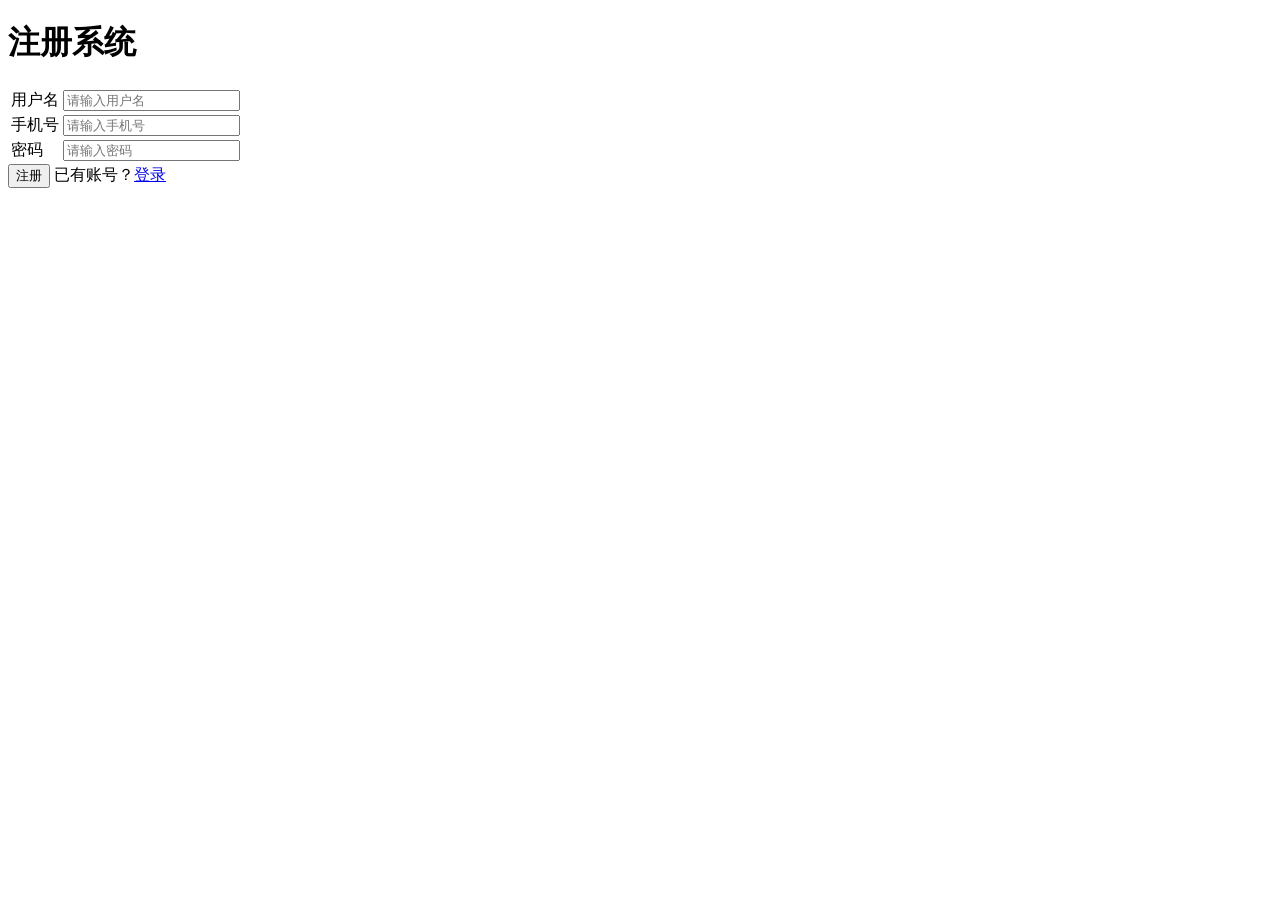
<file: Demo1.html>
<!DOCTYPE html>
<html lang="en">
<head>
    <meta charset="UTF-8">
    <meta name="viewport" content="width=device-width, initial-scale=1.0">
    <title>Document</title>
</head>
<body>   
    <h1>注册系统</h1>
    <table>
        <tr>
            <td>用户名</td>
            <td><input id="text" name="" placeholder="请输入用户名"></td>
        </tr>
        <tr>
            <td>手机号</td>
            <td><input id="number" name="" placeholder="请输入手机号"></td>
        </tr>
        <tr>
            <td>密码</td>
            <td><input id="password" name="" placeholder="请输入密码"></td>
        </tr>
    </table>
    <div>
        <input type="button" value="注册">
        <span>已有账号？</span><a href="#">登录</a>
    </div>
</body>
</html>
</file>
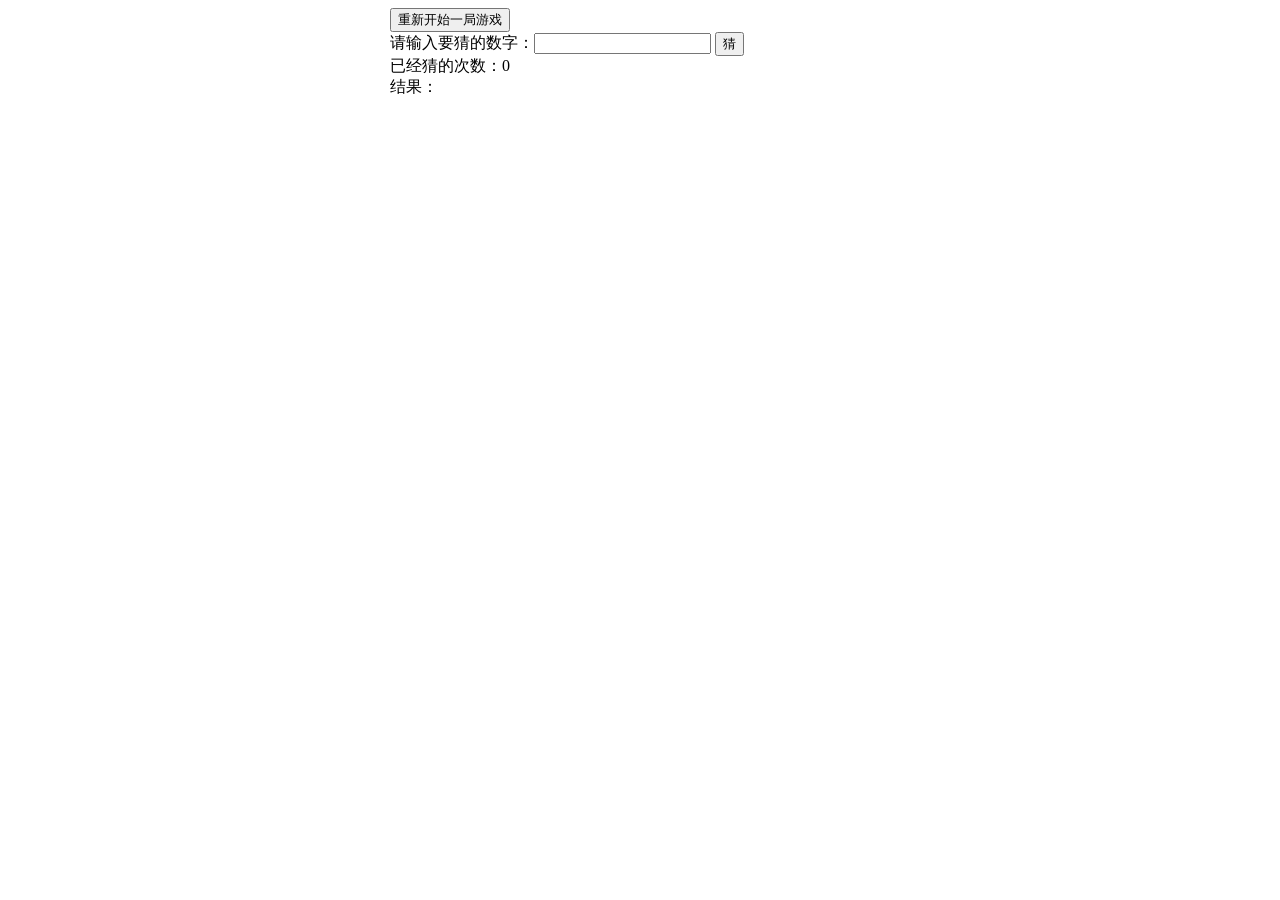
<file: Demo/guessNumber.html>
<!DOCTYPE html>
<html lang="en">

<head>
    <meta charset="UTF-8">
    <meta name="viewport" content="width=device-width, initial-scale=1.0">
    <title>猜数字</title>
</head>

<body>
    <div style="margin:0 auto;width:500px;">
        <button id="reset">重新开始一局游戏</button><br />
        请输入要猜的数字：<input type="number" name="" id="inputNum">
        <button id="guess">猜</button><br />
        已经猜的次数：<span id="count">0</span><br />
        结果：<span id="result"></span>
    </div>
    <script src="D:\JAVA\Code\JavaEE\jquery-4.0.0.min.js"></script>
    <script>
        let answer = Math.floor(Math.random() * 100) + 1;
        let count = 0;
        console.log(answer);
        $("#guess").click(function () {
            count++;
            $("#count").text(count);
            let inputNum = $("#inputNum").val();
            if (inputNum > answer) {
                $("#result").text("猜大了");
                $("#result").css("color", "red");
            }
            else if (inputNum < answer) {
                $("#result").text("猜小了");
                $("#result").css("color", "yellow");
            }
            else {
                $("#result").text("恭喜你猜对了");
                $("#result").css("color", "green");
            }
        });
        $("#reset").click(function () {
            answer = Math.floor(Math.random() * 100) + 1;
            count = 0;
            $("#count").text(count);
            $("#result").text("");
            $("#inputNum").val("");

        }); 
    </script>
</body>

</html>
</file>
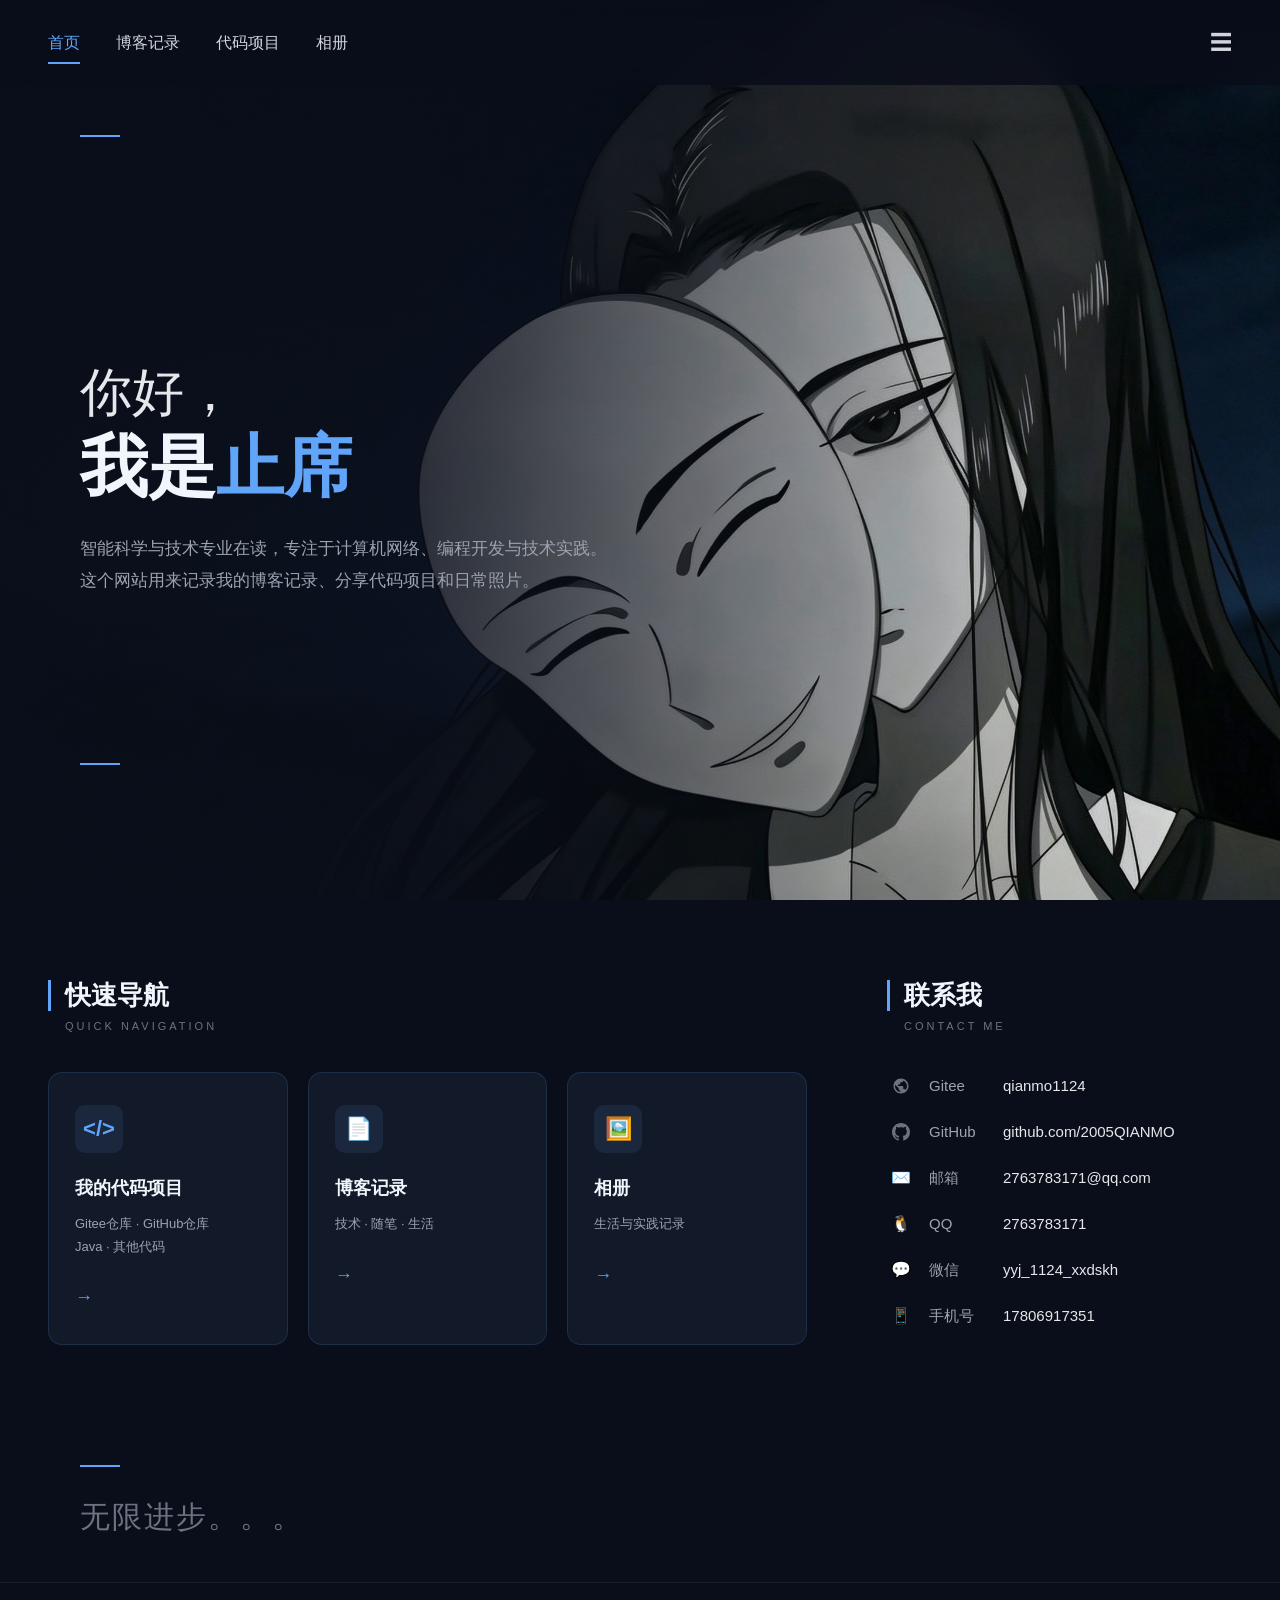
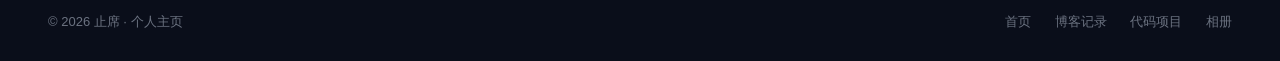
<file: My_space/Entrypoint.html>
<!DOCTYPE html>
<html lang="zh-CN">
<head>
    <meta charset="UTF-8">
    <meta name="viewport" content="width=device-width, initial-scale=1.0">
    <title>止席 - 个人主页</title>
    <style>
        * {
            margin: 0;
            padding: 0;
            box-sizing: border-box;
            font-family: "Microsoft Yahei", "PingFang SC", -apple-system, sans-serif;
        }
        body {
            background-color: #0a0e1a;
            color: #e5e7eb;
            min-height: 100vh;
            line-height: 1.7;
            overflow-x: hidden;
        }

        /* ===== 开场涟漪遮罩 ===== */
        #ripple-overlay {
            position: fixed;
            top: 0; left: 0; right: 0; bottom: 0;
            background: #0a0e1a;
            z-index: 9999;
            display: flex;
            align-items: center;
            justify-content: center;
            animation: overlayFadeOut 0.8s ease 2.2s forwards;
        }
        @keyframes overlayFadeOut {
            to { opacity: 0; visibility: hidden; }
        }
        .ripple-center {
            width: 8px;
            height: 8px;
            background: #60a5fa;
            border-radius: 50%;
            box-shadow: 0 0 20px #60a5fa, 0 0 40px rgba(96,165,250,0.5);
            animation: centerPulse 0.6s ease forwards;
        }
        @keyframes centerPulse {
            0% { transform: scale(0); opacity: 0; }
            50% { transform: scale(1.5); opacity: 1; }
            100% { transform: scale(1); opacity: 1; }
        }
        .ripple-ring {
            position: absolute;
            top: 50%; left: 50%;
            width: 20px;
            height: 20px;
            border: 2px solid rgba(96, 165, 250, 0.6);
            border-radius: 50%;
            transform: translate(-50%, -50%);
            animation: rippleExpand 1.8s cubic-bezier(0.2, 0.6, 0.3, 1) forwards;
        }
        .ripple-ring:nth-child(2) { animation-delay: 0.2s; }
        .ripple-ring:nth-child(3) { animation-delay: 0.4s; }
        @keyframes rippleExpand {
            0% {
                width: 20px;
                height: 20px;
                opacity: 1;
                border-width: 2px;
            }
            100% {
                width: 1200px;
                height: 1200px;
                opacity: 0;
                border-width: 1px;
            }
        }

        /* ===== 通用动画 ===== */
        .anim-fade-up {
            opacity: 0;
            transform: translateY(30px);
            animation: fadeUp 0.8s ease forwards;
        }
        .anim-fade-in {
            opacity: 0;
            animation: fadeIn 1s ease forwards;
        }
        .anim-slide-down {
            opacity: 0;
            transform: translateY(-20px);
            animation: slideDown 0.6s ease forwards;
        }
        @keyframes fadeUp {
            to { opacity: 1; transform: translateY(0); }
        }
        @keyframes fadeIn {
            to { opacity: 1; }
        }
        @keyframes slideDown {
            to { opacity: 1; transform: translateY(0); }
        }

        /* ===== 导航栏 ===== */
        nav {
            display: flex;
            justify-content: space-between;
            align-items: center;
            padding: 24px 48px;
            position: fixed;
            top: 0;
            left: 0;
            right: 0;
            z-index: 100;
            background: rgba(10, 14, 26, 0.85);
            backdrop-filter: blur(12px);
            animation-delay: 1.8s;
        }
        .nav-links {
            display: flex;
            gap: 36px;
        }
        .nav-links a {
            color: #d1d5db;
            text-decoration: none;
            font-size: 16px;
            transition: color 0.3s;
            position: relative;
        }
        .nav-links a:hover,
        .nav-links a.active {
            color: #60a5fa;
        }
        .nav-links a.active::after {
            content: '';
            position: absolute;
            bottom: -8px;
            left: 0;
            width: 100%;
            height: 2px;
            background: #60a5fa;
        }
        .hamburger {
            font-size: 22px;
            cursor: pointer;
            color: #d1d5db;
            user-select: none;
        }

        /* ===== Hero 区域 ===== */
        .hero {
            min-height: 100vh;
            display: flex;
            flex-direction: column;
            justify-content: center;
            padding: 120px 80px 60px;
            position: relative;
            background:
                linear-gradient(to right,
                    rgba(10,14,26,0.95) 0%,
                    rgba(10,14,26,0.85) 30%,
                    rgba(10,14,26,0.5) 55%,
                    rgba(10,14,26,0.2) 75%,
                    rgba(10,14,26,0.05) 100%
                ),
                url('images/hero-bg.jpg') right center / cover no-repeat;
            animation: heroFadeIn 1.5s ease 1.5s backwards;
        }
        @keyframes heroFadeIn {
            from { opacity: 0; }
            to { opacity: 1; }
        }
        .hero::before {
            content: '';
            position: absolute;
            top: 15%;
            left: 80px;
            width: 40px;
            height: 2px;
            background: #60a5fa;
            animation: lineGrow 0.6s ease 2.2s backwards;
        }
        @keyframes lineGrow {
            from { width: 0; opacity: 0; }
            to { width: 40px; opacity: 1; }
        }
        .hero h1 {
            font-size: 68px;
            font-weight: 700;
            line-height: 1.15;
            margin-bottom: 28px;
            color: #f0f6fc;
        }
        .hero h1 .greeting {
            display: block;
            font-size: 52px;
            font-weight: 300;
            color: #e5e7eb;
            margin-bottom: 4px;
            opacity: 0;
            transform: translateY(20px);
            animation: fadeUp 0.8s ease 2.0s forwards;
        }
        .hero h1 .name {
            color: #60a5fa;
        }
        .hero h1 .main-title {
            display: block;
            opacity: 0;
            transform: translateY(20px);
            animation: fadeUp 0.8s ease 2.3s forwards;
        }
        .hero .desc {
            font-size: 17px;
            color: #9ca3af;
            max-width: 560px;
            line-height: 1.9;
            opacity: 0;
            transform: translateY(20px);
            animation: fadeUp 0.8s ease 2.6s forwards;
        }
        .hero::after {
            content: '';
            position: absolute;
            bottom: 15%;
            left: 80px;
            width: 40px;
            height: 2px;
            background: #60a5fa;
            animation: lineGrow 0.6s ease 2.8s backwards;
        }

        /* ===== 内容区域 ===== */
        .content {
            max-width: 1280px;
            margin: 0 auto;
            padding: 80px 48px 60px;
            display: grid;
            grid-template-columns: 2.2fr 1fr;
            gap: 80px;
        }

        /* 区块标题 */
        .section-title {
            font-size: 26px;
            font-weight: 600;
            color: #f0f6fc;
            margin-bottom: 6px;
            padding-left: 14px;
            border-left: 3px solid #60a5fa;
            line-height: 1.2;
        }
        .section-subtitle {
            font-size: 11px;
            color: #6b7280;
            text-transform: uppercase;
            letter-spacing: 3px;
            margin-bottom: 36px;
            padding-left: 17px;
        }

        /* 快速导航卡片 */
        .cards {
            display: grid;
            grid-template-columns: repeat(3, 1fr);
            gap: 20px;
        }
        .card {
            background: rgba(30, 41, 59, 0.45);
            border: 1px solid rgba(96, 165, 250, 0.15);
            border-radius: 14px;
            padding: 32px 26px;
            transition: all 0.3s ease;
            cursor: pointer;
            text-decoration: none;
            display: block;
            opacity: 0;
            transform: translateY(30px);
            animation: fadeUp 0.7s ease forwards;
        }
        .card:nth-child(1) { animation-delay: 3.0s; }
        .card:nth-child(2) { animation-delay: 3.2s; }
        .card:nth-child(3) { animation-delay: 3.4s; }
        .card:hover {
            background: rgba(30, 41, 59, 0.75);
            border-color: rgba(96, 165, 250, 0.4);
            transform: translateY(-3px);
            box-shadow: 0 8px 24px rgba(96, 165, 250, 0.1);
        }
        .card-icon {
            width: 48px;
            height: 48px;
            display: flex;
            align-items: center;
            justify-content: center;
            border-radius: 10px;
            background: rgba(96, 165, 250, 0.1);
            color: #60a5fa;
            font-size: 22px;
            margin-bottom: 20px;
            font-weight: bold;
        }
        .card h3 {
            font-size: 18px;
            color: #f0f6fc;
            margin-bottom: 10px;
            font-weight: 600;
        }
        .card p {
            font-size: 13px;
            color: #9ca3af;
            line-height: 1.7;
        }
        .card .arrow {
            margin-top: 24px;
            color: #60a5fa;
            font-size: 18px;
            transition: transform 0.3s;
        }
        .card:hover .arrow {
            transform: translateX(6px);
        }

        /* 联系我 */
        .contact-list {
            display: flex;
            flex-direction: column;
            gap: 18px;
        }
        .contact-item {
            display: flex;
            align-items: center;
            gap: 14px;
            font-size: 15px;
            opacity: 0;
            transform: translateX(20px);
            animation: slideInRight 0.6s ease forwards;
        }
        .contact-item:nth-child(1) { animation-delay: 3.2s; }
        .contact-item:nth-child(2) { animation-delay: 3.35s; }
        .contact-item:nth-child(3) { animation-delay: 3.5s; }
        .contact-item:nth-child(4) { animation-delay: 3.65s; }
        .contact-item:nth-child(5) { animation-delay: 3.8s; }
        .contact-item:nth-child(6) { animation-delay: 3.95s; }
        @keyframes slideInRight {
            to { opacity: 1; transform: translateX(0); }
        }
        .contact-icon {
            width: 28px;
            height: 28px;
            display: flex;
            align-items: center;
            justify-content: center;
            color: #6b7280;
            font-size: 16px;
            flex-shrink: 0;
        }
        .contact-label {
            color: #9ca3af;
            min-width: 60px;
        }
        .contact-value {
            color: #e5e7eb;
        }
        .contact-value a {
            color: #e5e7eb;
            text-decoration: none;
        }
        .contact-value a:hover {
            color: #60a5fa;
        }

        /* 内容区块标题动画 */
        .section-title {
            opacity: 0;
            animation: fadeIn 0.8s ease 2.9s forwards;
        }
        .section-subtitle {
            opacity: 0;
            animation: fadeIn 0.8s ease 3.0s forwards;
        }

        /* ===== 底部引用 ===== */
        .footer-quote {
            text-align: left;
            padding: 60px 80px 40px;
            font-size: 30px;
            color: #6b7280;
            font-family: "KaiTi", "STKaiti", "楷体", serif;
            letter-spacing: 2px;
            opacity: 0;
            animation: fadeIn 1s ease 4.2s forwards;
        }
        .footer-quote::before {
            content: '';
            display: block;
            width: 40px;
            height: 2px;
            background: #60a5fa;
            margin-bottom: 24px;
        }

        /* ===== 页脚 ===== */
        footer {
            display: flex;
            justify-content: space-between;
            align-items: center;
            padding: 28px 48px;
            border-top: 1px solid rgba(255,255,255,0.06);
            font-size: 13px;
            color: #6b7280;
            opacity: 0;
            animation: fadeIn 0.8s ease 4.5s forwards;
        }
        footer .footer-links a {
            color: #6b7280;
            text-decoration: none;
            margin-left: 20px;
            transition: color 0.3s;
        }
        footer .footer-links a:hover {
            color: #60a5fa;
        }

        /* ===== 响应式 ===== */
        @media (max-width: 900px) {
            .hero { padding: 100px 32px 40px; }
            .hero h1 { font-size: 42px; }
            .hero h1 .greeting { font-size: 34px; }
            .hero::before, .hero::after { left: 32px; }
            .content { grid-template-columns: 1fr; gap: 48px; padding: 48px 24px; }
            .cards { grid-template-columns: 1fr; }
            nav { padding: 16px 24px; }
            .nav-links { gap: 20px; }
            .footer-quote { padding: 40px 32px 30px; font-size: 22px; }
            footer { flex-direction: column; gap: 12px; padding: 20px 24px; }
        }
    </style>
</head>
<body>

    <!-- 开场涟漪动画 -->
    <div id="ripple-overlay">
        <div class="ripple-center"></div>
        <div class="ripple-ring"></div>
        <div class="ripple-ring"></div>
        <div class="ripple-ring"></div>
    </div>

    <!-- 导航栏 -->
    <nav class="anim-slide-down">
        <div class="nav-links">
            <a href="#" class="active">首页</a>
            <a href="blog/index.html">博客记录</a>
            <a href="project/index.html">代码项目</a>
            <a href="images/photos.html">相册</a>
        </div>
        <div class="hamburger">☰</div>
    </nav>

    <!-- Hero 主视觉区 -->
    <section class="hero">
        <h1>
            <span class="greeting">你好，</span>
            <span class="main-title">我是<span class="name">止席</span></span>
        </h1>
        <p class="desc">
            智能科学与技术专业在读，专注于计算机网络、编程开发与技术实践。<br>
            这个网站用来记录我的博客记录、分享代码项目和日常照片。
        </p>
    </section>

    <!-- 内容区 -->
    <section class="content">
        <!-- 快速导航 -->
        <div>
            <h2 class="section-title">快速导航</h2>
            <p class="section-subtitle">QUICK NAVIGATION</p>

            <div class="cards">
                <a href="project/index.html" class="card">
                    <div class="card-icon">&lt;/&gt;</div>
                    <h3>我的代码项目</h3>
                    <p>Gitee仓库 · GitHub仓库<br>Java · 其他代码</p>
                    <div class="arrow">→</div>
                </a>
                <a href="blog/index.html" class="card">
                    <div class="card-icon">📄</div>
                    <h3>博客记录</h3>
                    <p>技术 · 随笔 · 生活</p>
                    <div class="arrow">→</div>
                </a>
                <a href="images/photos.html" class="card">
                    <div class="card-icon">🖼️</div>
                    <h3>相册</h3>
                    <p>生活与实践记录</p>
                    <div class="arrow">→</div>
                </a>
            </div>
        </div>

        <!-- 联系我 -->
        <div>
            <h2 class="section-title">联系我</h2>
            <p class="section-subtitle">CONTACT ME</p>

            <div class="contact-list">
                <div class="contact-item">
                    <div class="contact-icon">
                        <svg width="18" height="18" viewBox="0 0 24 24" fill="currentColor">
                            <path d="M12 2C6.48 2 2 6.48 2 12s4.48 10 10 10 10-4.48 10-10S17.52 2 12 2zm-1 17.93c-3.95-.49-7-3.85-7-7.93 0-.62.08-1.21.21-1.79L9 15v1c0 1.1.9 2 2 2v1.93zm6.9-2.54c-.26-.81-1-1.39-1.9-1.39h-1v-3c0-.55-.45-1-1-1H8v-2h2c.55 0 1-.45 1-1V7h2c1.1 0 2-.9 2-2v-.41c2.93 1.19 5 4.06 5 7.41 0 2.08-.8 3.97-2.1 5.39z"/>
                        </svg>
                    </div>
                    <span class="contact-label">Gitee</span>
                    <span class="contact-value"><a href="https://gitee.com/qianmo1124" target="_blank">qianmo1124</a></span>
                </div>
                <div class="contact-item">
                    <div class="contact-icon">
                        <svg width="18" height="18" viewBox="0 0 16 16" fill="currentColor">
                            <path d="M8 0C3.58 0 0 3.58 0 8c0 3.54 2.29 6.53 5.47 7.59.4.07.55-.17.55-.38 0-.19-.01-.82-.01-1.49-2.01.37-2.53-.49-2.69-.94-.09-.23-.48-.94-.82-1.13-.28-.15-.68-.52-.01-.53.63-.01 1.08.58 1.23.82.72 1.21 1.87.87 2.33.66.07-.52.28-.87.51-1.07-1.78-.2-3.64-.89-3.64-3.95 0-.87.31-1.59.82-2.15-.08-.2-.36-1.02.08-2.12 0 0 .67-.21 2.2.82.64-.18 1.32-.27 2-.27.68 0 1.36.09 2 .27 1.53-1.04 2.2-.82 2.2-.82.44 1.1.16 1.92.08 2.12.51.56.82 1.27.82 2.15 0 3.07-1.87 3.75-3.65 3.95.29.25.54.73.54 1.48 0 1.07-.01 1.93-.01 2.2 0 .21.15.46.55.38A8.013 8.013 0 0016 8c0-4.42-3.58-8-8-8z"/>
                        </svg>
                    </div>
                    <span class="contact-label">GitHub</span>
                    <span class="contact-value"><a href="https://github.com/2005QIANMO" target="_blank">github.com/2005QIANMO</a></span>
                </div>
                <div class="contact-item">
                    <div class="contact-icon">✉️</div>
                    <span class="contact-label">邮箱</span>
                    <span class="contact-value">2763783171@qq.com</span>
                </div>
                <div class="contact-item">
                    <div class="contact-icon">🐧</div>
                    <span class="contact-label">QQ</span>
                    <span class="contact-value">2763783171</span>
                </div>
                <div class="contact-item">
                    <div class="contact-icon">💬</div>
                    <span class="contact-label">微信</span>
                    <span class="contact-value">yyj_1124_xxdskh</span>
                </div>
                <div class="contact-item">
                    <div class="contact-icon">📱</div>
                    <span class="contact-label">手机号</span>
                    <span class="contact-value">17806917351</span>
                </div>
            </div>
        </div>
    </section>

    <!-- 底部手写引用 -->
    <div class="footer-quote">无限进步。。。</div>

    <!-- 页脚 -->
    <footer>
        <div>© 2026 止席 · 个人主页</div>
        <div class="footer-links">
            <a href="#">首页</a>
            <a href="blog/index.html">博客记录</a>
            <a href="project/index.html">代码项目</a>
            <a href="images/photos.html">相册</a>
        </div>
    </footer>

</body>
</html>
</file>
